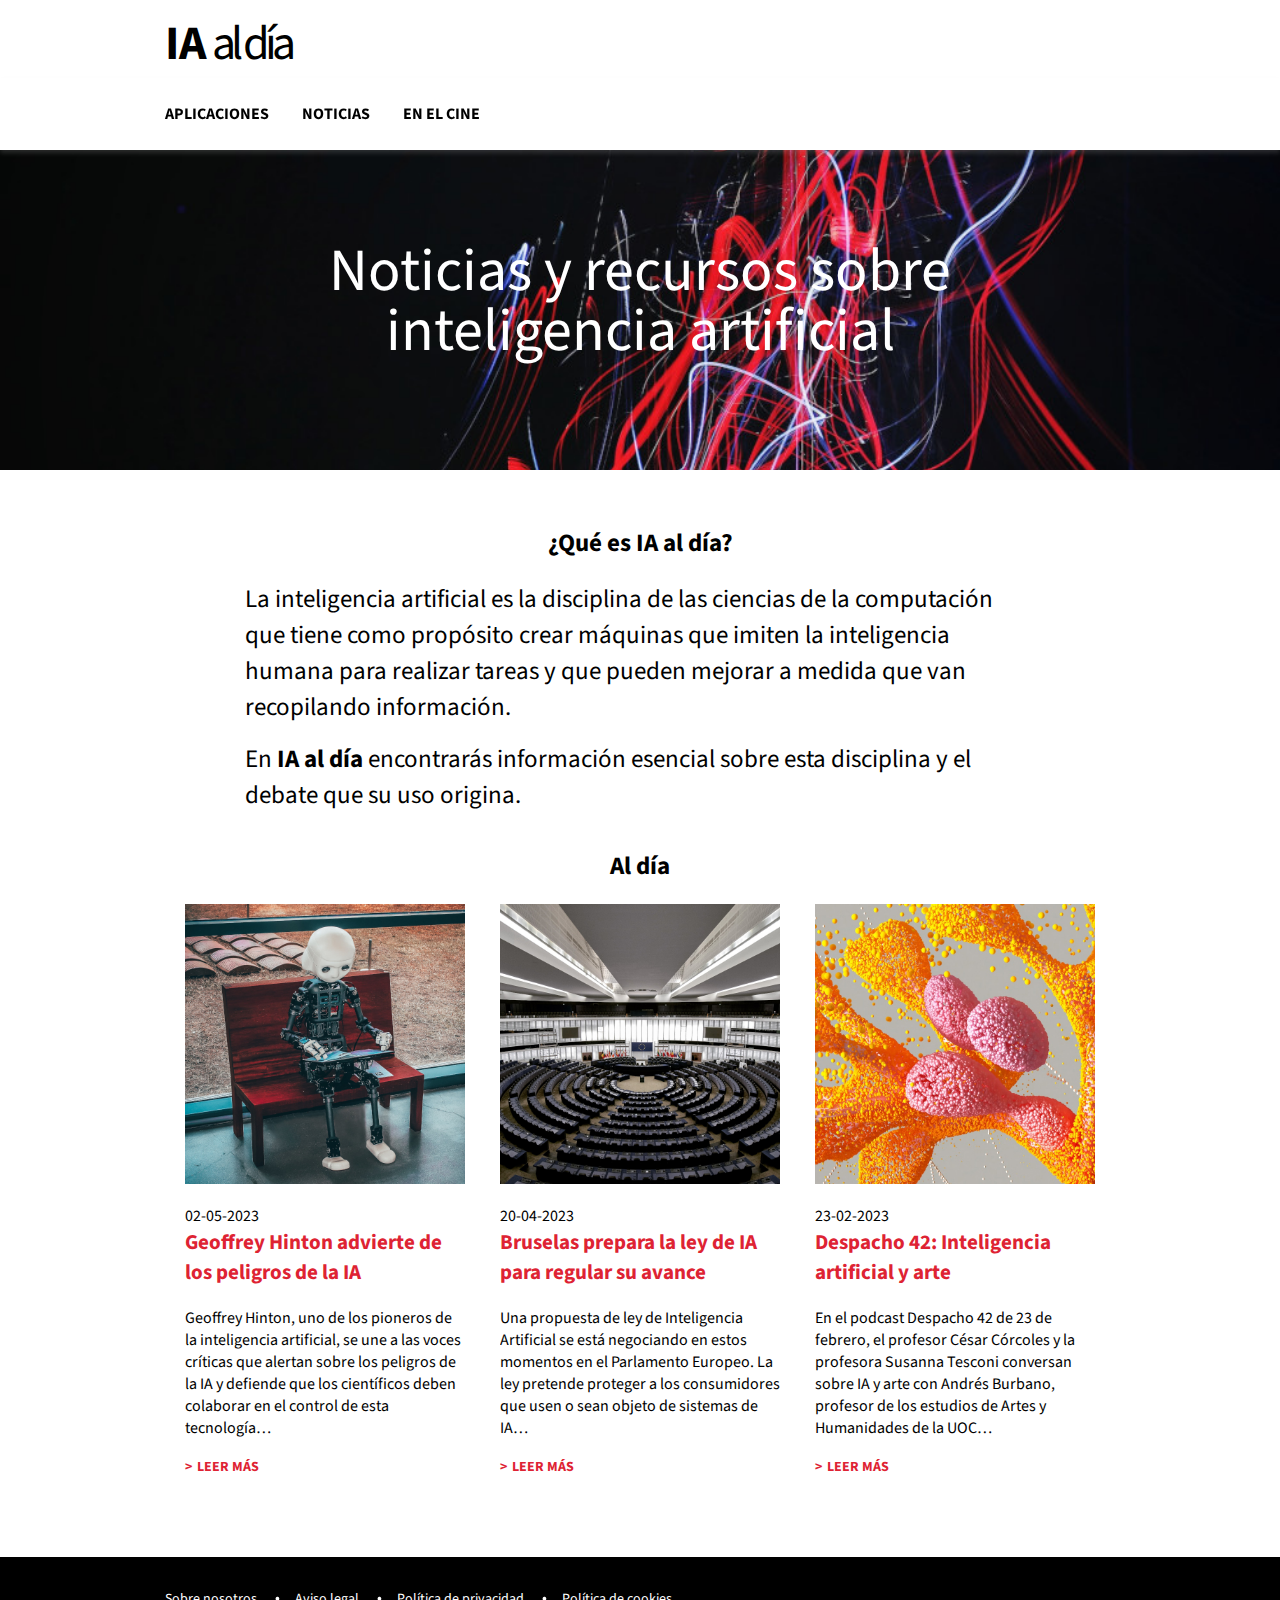
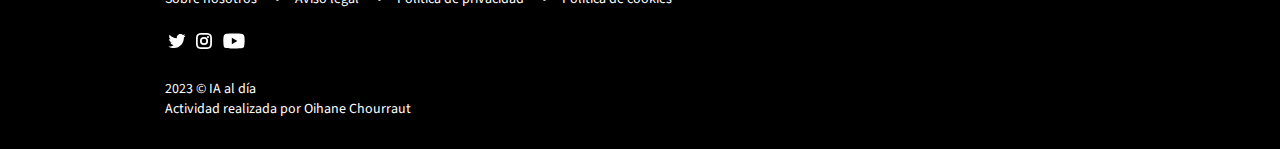
<file: index.html>
<!DOCTYPE html>
<html lang="es">
<head>
    <meta charset="UTF-8">
    <meta http-equiv="X-UA-Compatible" content="IE=edge">
    <meta name="viewport" content="width=device-width, initial-scale=1.0">
    <title>IA al día</title>
    <meta name="description" content="Noticias y recursos sobre inteligencia artificial">
    <link rel="icon" type="image/png" href="img/favicon.ico">
    <link rel="preconnect" href="https://fonts.googleapis.com">
    <link rel="preconnect" href="https://fonts.gstatic.com" crossorigin>
    <link href="https://fonts.googleapis.com/css2?family=Source+Sans+3:ital,wght@0,400;0,700;1,400;1,700&display=swap" rel="stylesheet">
    <link rel="stylesheet" href="css/estilos.css">
</head>

<body>
    <a class="skip-main" href="#main">Ir al contenido principal</a>
    
    <header class="header">
        <div class="container">
            <h1><a href="index.html"><abbr title="Inteligencia Artificial">IA</abbr> al día</a></h1>
        </div>
    </header>

    <nav class="menu">
        <ul class="container">
            <li><a href="aplicaciones.html">Aplicaciones</a></li>
            <li><a href="noticias.html">Noticias</a></li>
            <li><a href="en-el-cine.html">En el cine</a></li>
        </ul>
    </nav>

    <div class="hero">
        <div class="container">
            <p>Noticias y recursos sobre inteligencia artificial</p>
        </div>  
    </div>
    
    <main id="main" class="index"> 
        <div class="container">
            <section class="intro">
                <h2>¿Qué es <abbr title="Inteligencia Artificial">IA</abbr> al día?</h2>
                <p>
                    La inteligencia artificial es la disciplina de las ciencias de la computación que tiene como propósito crear máquinas que imiten la inteligencia humana para realizar tareas y que pueden mejorar a medida que van recopilando información.
                </p>
                <p>
                    En <strong><abbr title="Inteligencia Artificial">IA</abbr> al día </strong>encontrarás información esencial sobre esta disciplina y el debate que su uso origina.
                </p>
            </section>
            
            <section class="al-dia">
                <h2>Al día</h2>
                <div class="grid">
                    <article>  
                        <img src="img/n-geoffrey-hinton.jpg" alt="Un robot humanoide sentado en un banco" class="img-fluid">
                        <time datetime="2023-05-02">02-05-2023</time>
                        <h3><a href="#">Geoffrey Hinton advierte de los peligros de la <abbr title="Inteligencia Artificial">IA</abbr></a></h3>
                        <p class="overflow">Geoffrey Hinton, uno de los pioneros de la inteligencia artificial, se une a las voces críticas que alertan sobre los peligros de la <abbr title="Inteligencia Artificial">IA</abbr> y defiende que los científicos deben colaborar en el control de esta tecnología…</p>
                        <footer><a href="" class="card-footer">Leer más</a></footer>
                    </article>

                    <article>
                        <img src="img/n-ue-ia.jpg" alt="Imagen cenital del parlamento europeo" class="img-fluid">
                        <time datetime="2023-04-20">20-04-2023</time>
                        <h3><a href="#">Bruselas prepara la ley de <abbr title="Inteligencia Artificial">IA</abbr> para regular su avance</a></h3>
                        <p class="overflow">Una propuesta de ley de Inteligencia Artificial se está negociando en estos momentos en el Parlamento Europeo. La ley pretende proteger a los consumidores que usen o sean objeto de sistemas de <abbr title="Inteligencia Artificial">IA</abbr>…</p>
                        <footer><a href="" class="card-footer">Leer más</a></footer>
                    </article>

                    <article>
                        <img src="img/n-despacho42.jpg" alt="Imagen abstracta molecular" class="img-fluid">
                        <time datetime="2023-02-23">23-02-2023</time>
                        <h3><a href="despacho-42.html">Despacho 42: Inteligencia artificial y arte</a> </h3>
                        <p class="overflow">En el podcast Despacho 42 de 23 de febrero, el profesor César Córcoles y la profesora Susanna Tesconi conversan sobre <abbr title="Inteligencia Artificial">IA</abbr> y arte con Andrés Burbano, profesor de los estudios de Artes y Humanidades de la UOC…</p>
                        <footer><a href="despacho-42.html" class="card-footer">Leer más</a></footer>
                    </article>
                </div>
            </section>
        </div>
    </main>

    <footer class="footer">
        <div class="container">
            <ul class="contact">
                <li><a href="">Sobre nosotros</a></li>
                <li><a href="">Aviso legal</a></li>
                <li><a href="">Política de privacidad</a></li>
                <li><a href="">Política de cookies</a></li>
            </ul>
            <ul class="rrss">
                <li><a><img src="img/twitter.svg" alt="icono de Twitter"></a></li>
                <li><a><img src="img/instagram.svg" alt="icono de Instagram"> </a></li>
                <li><a><img src="img/youtube.svg" alt="icono de Youtube"> </a></li>
            </ul>
            
            <div>
                <p>2023 © <abbr title="Inteligencia Artificial">IA</abbr> al día</p>
                <p>Actividad realizada por Oihane Chourraut</p>
            </div>
        </div>
    </footer>
</body>
</html>
</file>
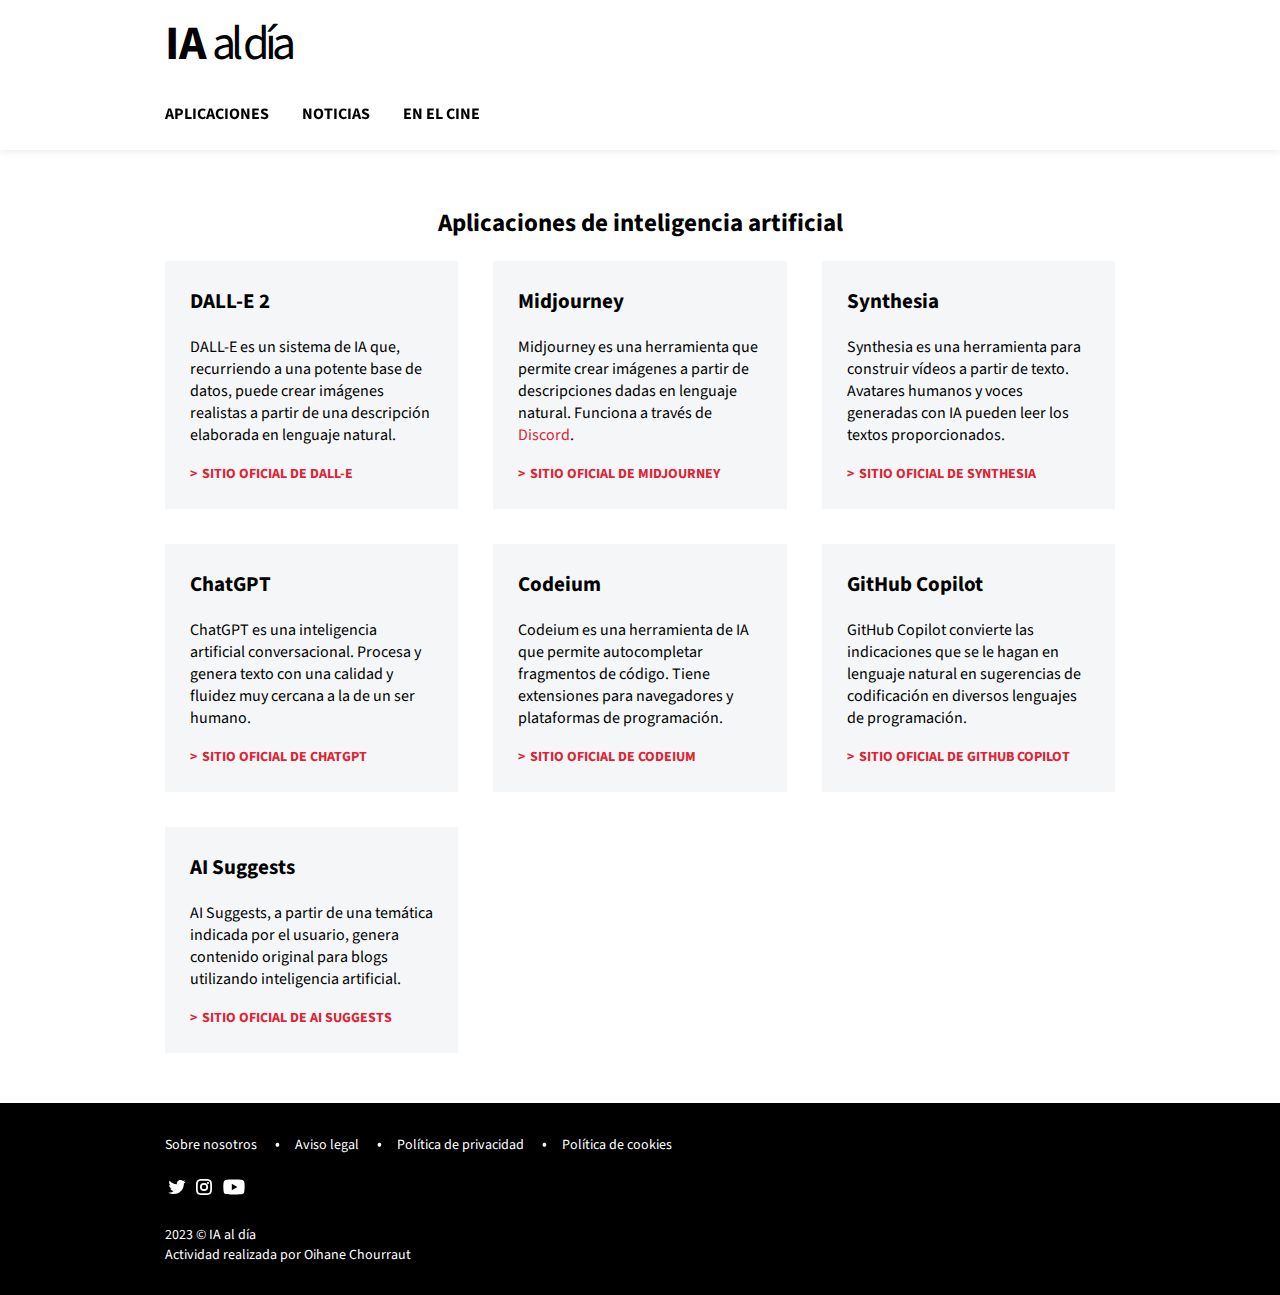
<file: aplicaciones.html>
<!DOCTYPE html>
<html lang="es">
    <head>
        <meta charset="UTF-8">
        <meta http-equiv="X-UA-Compatible" content="IE=edge">
        <meta name="viewport" content="width=device-width, initial-scale=1.0">
        <title>IA al día | Aplicaciones de inteligencia artificial</title>
        <meta name="description" content="Listado con principales aplicaciones de inteligencia artificial y enlaces a sus páginas">
        <link rel="icon" type="image/png" href="img/favicon.ico">
        <link rel="preconnect" href="https://fonts.googleapis.com">
        <link rel="preconnect" href="https://fonts.gstatic.com" crossorigin>
        <link href="https://fonts.googleapis.com/css2?family=Source+Sans+3:ital,wght@0,400;0,700;1,400;1,700&display=swap" rel="stylesheet">
        <link rel="stylesheet" href="css/estilos.css">
    </head>
<body>
    <a class="skip-main" href="#main">Ir al contenido principal</a>
    
    <header class="header">
        <div class="container">
            <h1><a href="index.html"><abbr title="Inteligencia Artificial">IA</abbr> al día</a></h1>
        </div>
    </header>
    <nav class="menu">
        <ul class="container">
            <li><a href="aplicaciones.html" class="current">Aplicaciones</a></li>
            <li><a href="#">Noticias</a></li>
            <li><a href="en-el-cine.html">En el cine</a></li>
        </ul>
    </nav>
    
    <main id="main" class="aplicaciones">
        <div class="container">
            <h2>Aplicaciones de inteligencia artificial</h2>
            <div class="grid">
                <article class="card">
                    <h3>DALL-E 2</h3>
                    <p class="overflow">DALL-E es un sistema de <abbr title="Inteligencia Artificial">IA</abbr> que, recurriendo a una potente base de datos, puede crear imágenes realistas a partir de una descripción elaborada en lenguaje natural.</p>
                    <footer><a class="card-footer" href="https://openai.com/product/dall-e-2" target="_blank">Sitio oficial de DALL-E</a></footer>
                </article>

                <article class="card">
                    <h3>Midjourney</h3>
                    <p class="overflow">Midjourney es una herramienta que permite crear imágenes a partir de descripciones dadas en lenguaje natural. Funciona a través de <a href="https://discord.com" target="_blank">Discord</a>.</p>
                    <footer><a class="card-footer" href="https://www.midjourney.com/home/" target="_blank">Sitio oficial de Midjourney</a> </footer>
                </article>

                <article class="card">
                    <h3>Synthesia</h3>
                    <p class="overflow">Synthesia es una herramienta para construir vídeos a partir de texto. Avatares humanos y voces generadas con <abbr title="Inteligencia Artificial">IA</abbr> pueden leer los textos proporcionados.</p>
                    <footer><a class="card-footer" href="https://www.synthesia.io/" target="_blank">Sitio oficial de Synthesia</a> </footer>
                </article>

                <article class="card">
                    <h3>ChatGPT</h3>
                    <p class="overflow">ChatGPT es una inteligencia artificial conversacional. Procesa y genera texto con una calidad y fluidez muy cercana a la de un ser humano.</p>
                    <footer><a class="card-footer" href="https://chat.openai.com/" target="_blank">Sitio oficial de ChatGPT</a> </footer>
                </article>

                <article class="card">
                    <h3>Codeium</h3>
                    <p class="overflow">Codeium es una herramienta de <abbr title="Inteligencia Artificial">IA</abbr> que permite autocompletar fragmentos de código. Tiene extensiones para navegadores y plataformas de programación.</p>
                    <footer><a class="card-footer" href="https://codeium.com/" target="_blank">Sitio oficial de Codeium</a> </footer>
                </article>

                <article class="card">
                    <h3>GitHub Copilot</h3>
                    <p class="overflow">GitHub Copilot convierte las indicaciones que se le hagan en lenguaje natural en sugerencias de codificación en diversos lenguajes de programación.</p>
                    <footer><a class="card-footer" href="https://github.com/features/copilot" target="_blank">Sitio oficial de GitHub Copilot</a> </footer>
                </article>

                <article class="card">
                    <h3><abbr title="Artificial Intelligence">AI</abbr> Suggests</h3>
                    <p class="overflow"><abbr title="Artificial Intelligence">AI</abbr> Suggests, a partir de una temática indicada por el usuario, genera contenido original para blogs utilizando inteligencia artificial.</p>
                    <footer><a class="card-footer" href="https://ai-suggests.com/" target="_blank">Sitio oficial de <abbr title="Artificial Intelligence">AI</abbr> Suggests</a> </footer>
                </article>
            </div>
        </div>
    </main>

    <footer class="footer">
        <div class="container">
            <!-- Información legal y corporativa -->
            <ul class="contact">
                <li><a href="">Sobre nosotros</a></li>
                <li><a href="">Aviso legal</a></li>
                <li><a href="">Política de privacidad</a></li>
                <li><a href="">Política de cookies</a></li>
            </ul>
            <!-- Redes sociales -->
            <ul class="rrss">
                <li><a><img src="img/twitter.svg" alt="icono de Twitter"></a></li>
                <li><a><img src="img/instagram.svg" alt="icono de Instagram"> </a></li>
                <li><a><img src="img/youtube.svg" alt="icono de Youtube"> </a></li>
            </ul>
            <!-- Autoría -->
            <div>
                <p>2023 © <abbr title="Inteligencia Artificial">IA</abbr> al día</p>
                <p>Actividad realizada por Oihane Chourraut</p>
            </div>
        </div>
    </footer>

</body>
</html>
</file>
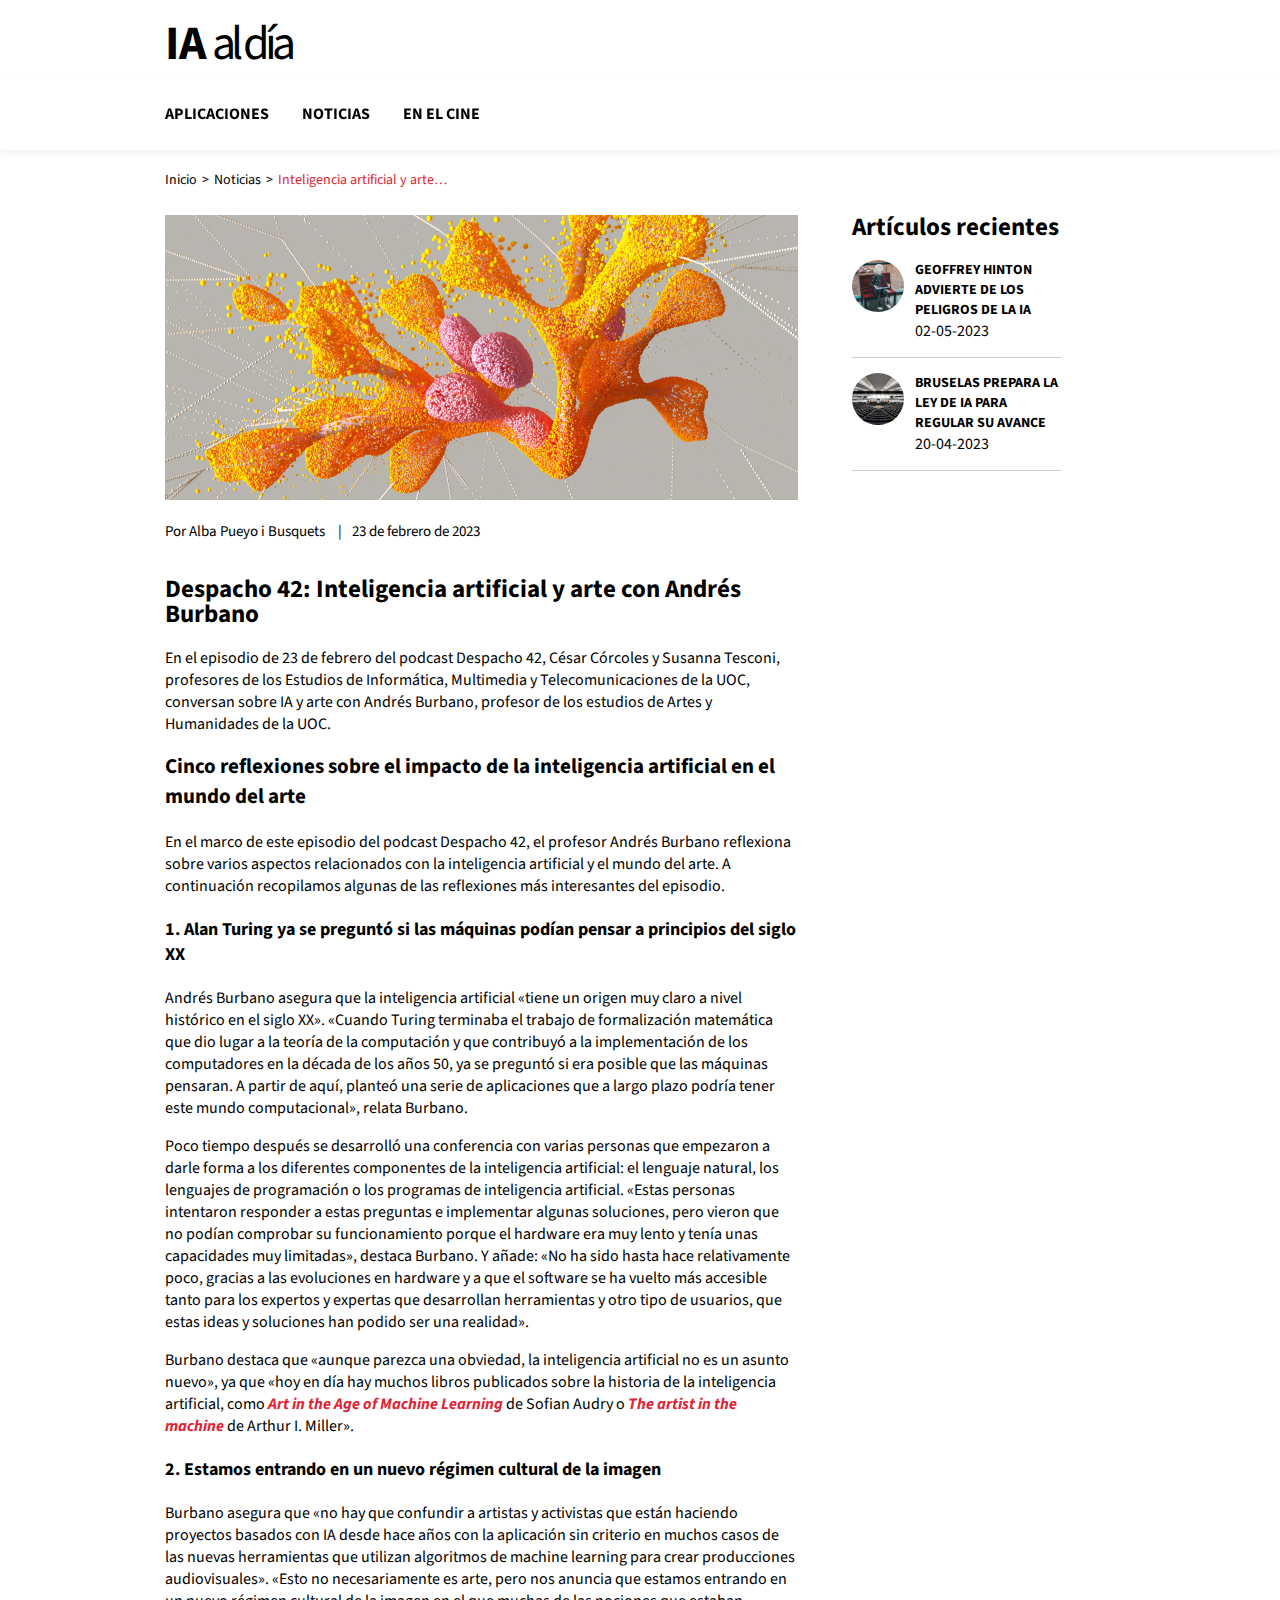
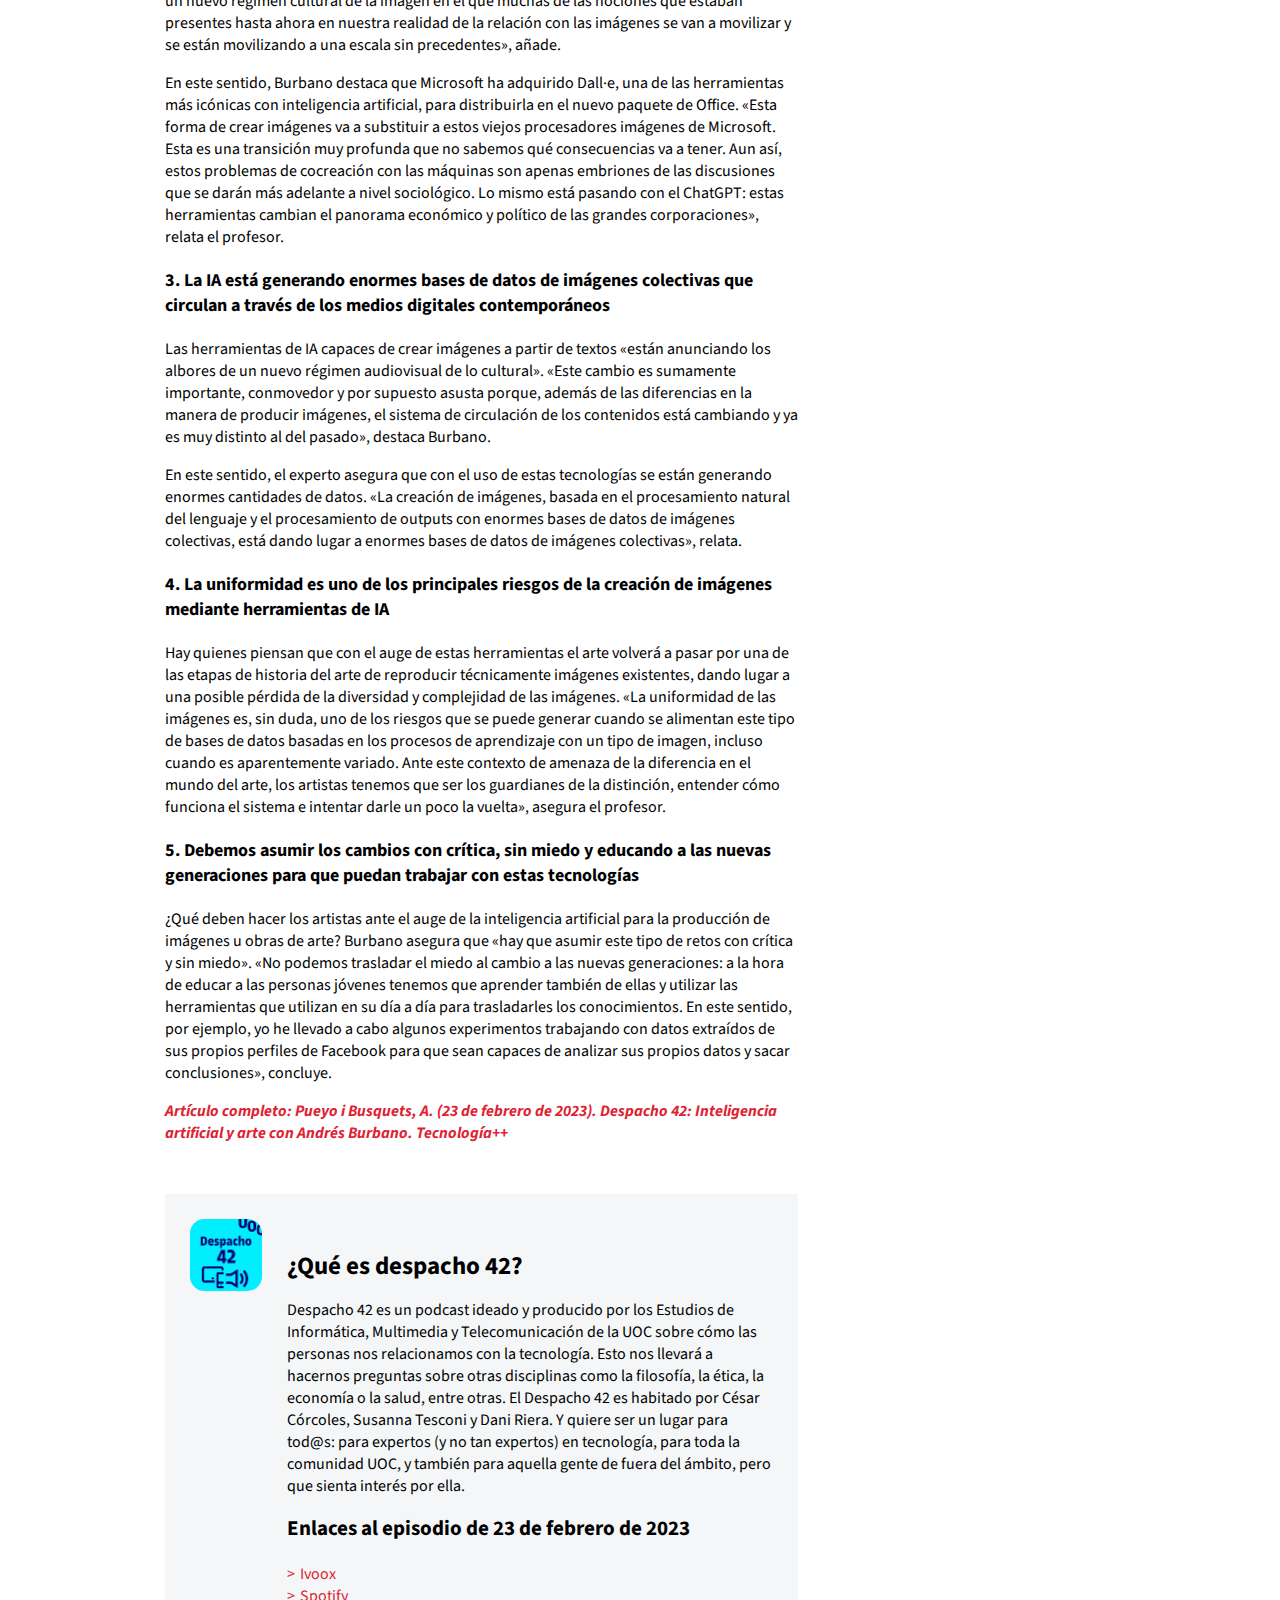
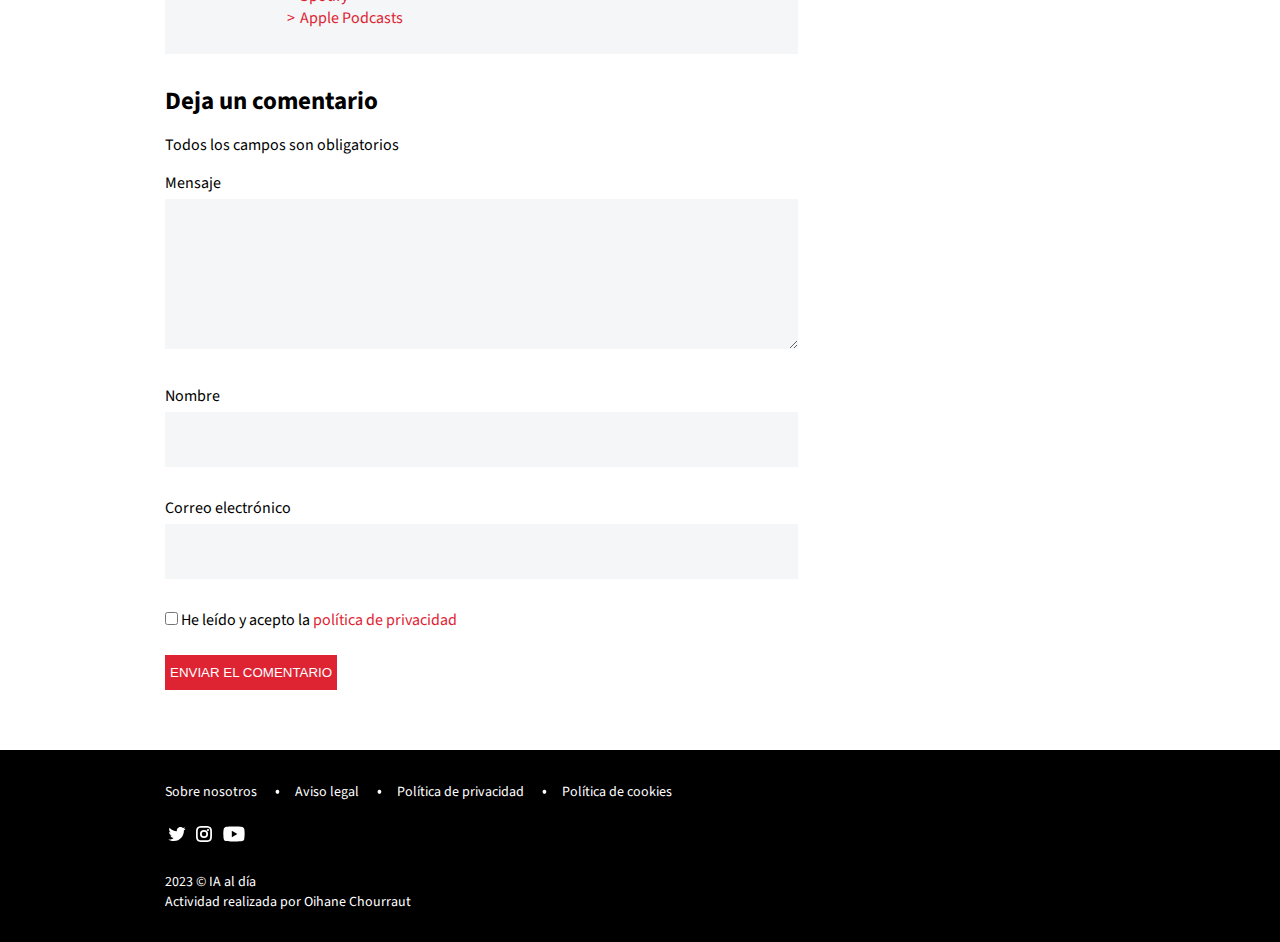
<file: despacho-42.html>
<!DOCTYPE html>
<html lang="es">
    <head>
        <meta charset="UTF-8">
        <meta http-equiv="X-UA-Compatible" content="IE=edge">
        <meta name="viewport" content="width=device-width, initial-scale=1.0">
        <title>IA al día | Despacho 42 podcast</title>
        <meta name="description" content="Despacho 42. Capítulo del podcast donde se habla de inteligencia artificial y arte">
        <link rel="icon" type="image/png" href="img/favicon.ico">
        <link rel="preconnect" href="https://fonts.googleapis.com">
        <link rel="preconnect" href="https://fonts.gstatic.com" crossorigin>
        <link href="https://fonts.googleapis.com/css2?family=Source+Sans+3:ital,wght@0,400;0,700;1,400;1,700&display=swap" rel="stylesheet">
        <link rel="stylesheet" href="css/estilos.css">
    </head>
<body>
    <a class="skip-main" href="#main">Ir al contenido principal</a>
    <header class="header">
        <div class="container">
            <h1><a href="index.html"><abbr title="Inteligencia Artificial">IA</abbr> al día</a></h1>
        </div>
    </header>

    <nav class="menu">
        <ul class="container">
            <li><a href="aplicaciones.html">Aplicaciones</a></li>
            <li><a href="#" class="current">Noticias</a></li>
            <li><a href="en-el-cine.html">En el cine</a></li>
        </ul>
    </nav>

    <nav aria-label="Breadcrumb" class="breadcrumb">
        <ul class="container">
            <li><a href="index.html">Inicio</a></li>
            <li><a href="#">Noticias</a></li>
            <li><span aria-current="page" class="current">Inteligencia artificial y arte con Andrés Burbano</span></li>
        </ul>
    </nav>

    <main id="main" class="despacho">
        <div class="container">
            <article class="noticia">
                <figure>
                    <img src="img/n-despacho42-post.jpg" alt="Imagen abstracta molecular" class="img-fluid">
                    <figcaption>Por Alba Pueyo i Busquets <time datetime="2023-02-23">23 de febrero de 2023</time> </figcaption>
                </figure>

                <h2>Despacho 42: Inteligencia artificial y arte con Andrés Burbano</h2>

                <p>En el episodio de <time datetime="2023-02-23">23 de febrero </time> del podcast Despacho 42, César Córcoles y Susanna Tesconi, profesores de los Estudios de Informática, Multimedia y Telecomunicaciones de la UOC, conversan sobre <abbr title="Inteligencia Artificial">IA</abbr> y arte con Andrés Burbano, profesor de los estudios de Artes y Humanidades de la UOC.</p>

                <h3>Cinco reflexiones sobre el impacto de la inteligencia artificial en el mundo del arte</h3>

                <p>En el marco de este episodio del podcast Despacho 42, el profesor Andrés Burbano reflexiona sobre varios aspectos relacionados con la inteligencia artificial y el mundo del arte. A continuación recopilamos algunas de las reflexiones más interesantes del episodio.</p>

                <h4>1. Alan Turing ya se preguntó si las máquinas podían pensar a principios del siglo XX</h4>

                <p>Andrés Burbano asegura que la inteligencia artificial <q>tiene un origen muy claro a nivel histórico en el siglo XX</q>. <q>Cuando Turing terminaba el trabajo de formalización matemática que dio lugar a la teoría de la computación y que contribuyó a la implementación de los computadores en la década de los años 50, ya se preguntó si era posible que las máquinas pensaran. A partir de aquí, planteó una serie de aplicaciones que a largo plazo podría tener este mundo computacional</q>, relata Burbano.</p>

                <p>Poco tiempo después se desarrolló una conferencia con varias personas que empezaron a darle forma a los diferentes componentes de la inteligencia artificial: el lenguaje natural, los lenguajes de programación o los programas de inteligencia artificial. <q>Estas personas intentaron responder a estas preguntas e implementar algunas soluciones, pero vieron que no podían comprobar su funcionamiento porque el hardware era muy lento y tenía unas capacidades muy limitadas</q>, destaca Burbano. Y añade: <q>No ha sido hasta hace relativamente poco, gracias a las evoluciones en hardware y a que el software se ha vuelto más accesible tanto para los expertos y expertas que desarrollan herramientas y otro tipo de usuarios, que estas ideas y soluciones han podido ser una realidad</q>.</p>

                <p>Burbano destaca que <q>aunque parezca una obviedad, la inteligencia artificial no es un asunto nuevo</q>, ya que <q>hoy en día hay muchos libros publicados sobre la historia de la inteligencia artificial, como <cite> <a href="https://mitpress.mit.edu/9780262046183/art-in-the-age-of-machine-learning/" target="_blank">Art in the Age of Machine Learning</a></cite>  de Sofian Audry o <cite><a href="https://www.artistinthemachine.net/" target="_blank"> The artist in the machine</a></cite> de Arthur I. Miller</q>.</p>

                <h4>2. Estamos entrando en un nuevo régimen cultural de la imagen</h4>

                <p>Burbano asegura que <q>no hay que confundir a artistas y activistas que están haciendo proyectos basados con <abbr title="Inteligencia Artificial">IA</abbr> desde hace años con la aplicación sin criterio en muchos casos de las nuevas herramientas que utilizan algoritmos de machine learning para crear producciones audiovisuales</q>. <q>Esto no necesariamente es arte, pero nos anuncia que estamos entrando en un nuevo régimen cultural de la imagen en el que muchas de las nociones que estaban presentes hasta ahora en nuestra realidad de la relación con las imágenes se van a movilizar y se están movilizando a una escala sin precedentes</q>, añade.</p>

                <p>En este sentido, Burbano destaca que Microsoft ha adquirido Dall·e, una de las herramientas más icónicas con inteligencia artificial, para distribuirla en el nuevo paquete de Office. <q>Esta forma de crear imágenes va a substituir a estos viejos procesadores imágenes de Microsoft. Esta es una transición muy profunda que no sabemos qué consecuencias va a tener. Aun así, estos problemas de cocreación con las máquinas son apenas embriones de las discusiones que se darán más adelante a nivel sociológico. Lo mismo está pasando con el ChatGPT: estas herramientas cambian el panorama económico y político de las grandes corporaciones</q>, relata el profesor.</p>

                <h4>3. La <abbr title="Inteligencia Artificial">IA</abbr> está generando enormes bases de datos de imágenes colectivas que circulan a través de los medios digitales contemporáneos</h4>

                <p>Las herramientas de <abbr title="Inteligencia Artificial">IA</abbr> capaces de crear imágenes a partir de textos <q>están anunciando los albores de un nuevo régimen audiovisual de lo cultural</q>. <q>Este cambio es sumamente importante, conmovedor y por supuesto asusta porque, además de las diferencias en la manera de producir imágenes, el sistema de circulación de los contenidos está cambiando y ya es muy distinto al del pasado</q>, destaca Burbano.</p>

                <p>En este sentido, el experto asegura que con el uso de estas tecnologías se están generando enormes cantidades de datos. <q>La creación de imágenes, basada en el procesamiento natural del lenguaje y el procesamiento de outputs con enormes bases de datos de imágenes colectivas, está dando lugar a enormes bases de datos de imágenes colectivas</q>, relata.</p>

                <h4>4. La uniformidad es uno de los principales riesgos de la creación de imágenes mediante herramientas de <abbr title="Inteligencia Artificial">IA</abbr></h4>

                <p>Hay quienes piensan que con el auge de estas herramientas el arte volverá a pasar por una de las etapas de historia del arte de reproducir técnicamente imágenes existentes, dando lugar a una posible pérdida de la diversidad y complejidad de las imágenes. <q>La uniformidad de las imágenes es, sin duda, uno de los riesgos que se puede generar cuando se alimentan este tipo de bases de datos basadas en los procesos de aprendizaje con un tipo de imagen, incluso cuando es aparentemente variado. Ante este contexto de amenaza de la diferencia en el mundo del arte, los artistas tenemos que ser los guardianes de la distinción, entender cómo funciona el sistema e intentar darle un poco la vuelta</q>, asegura el profesor.</p>

                <h4>5. Debemos asumir los cambios con crítica, sin miedo y educando a las nuevas generaciones para que puedan trabajar con estas tecnologías</h4>

                <p>¿Qué deben hacer los artistas ante el auge de la inteligencia artificial para la producción de imágenes u obras de arte? Burbano asegura que <q>hay que asumir este tipo de retos con crítica y sin miedo</q>. <q>No podemos trasladar el miedo al cambio a las nuevas generaciones: a la hora de educar a las personas jóvenes tenemos que aprender también de ellas y utilizar las herramientas que utilizan en su día a día para trasladarles los conocimientos. En este sentido, por ejemplo, yo he llevado a cabo algunos experimentos trabajando con datos extraídos de sus propios perfiles de Facebook para que sean capaces de analizar sus propios datos y sacar conclusiones</q>, concluye.</p>

                <cite><a href="https://blogs.uoc.edu/informatica/despacho-42-inteligencia-artificial-y-arte/" target="_blank">Artículo completo: Pueyo i Busquets, A. (<time datetime="2023-02-23">23 de febrero de 2023</time>). Despacho 42: Inteligencia artificial y arte con Andrés Burbano. Tecnología++</a> </cite>
        
                <section class="info-noticia card">
                    <img src="img/isologo-despacho42.jpg" alt="isologo de Despacho 42" aria-hidden="true">
                    <div>
                        <h2>¿Qué es despacho 42?</h2>
                        <p>Despacho 42 es un podcast ideado y producido por los Estudios de Informática, Multimedia y Telecomunicación de la UOC sobre cómo las personas nos relacionamos con la tecnología. Esto nos llevará a hacernos preguntas sobre otras disciplinas como la filosofía, la ética, la economía o la salud, entre otras. El Despacho 42 es habitado por César Córcoles, Susanna Tesconi y Dani Riera. Y quiere ser un lugar para tod@s: para expertos (y no tan expertos) en tecnología, para toda la comunidad UOC, y también para aquella gente de fuera del ámbito, pero que sienta interés por ella.</p>
                        <h3>Enlaces al episodio de <time datetime="2023-02-23">23 de febrero de 2023</time></h3>
                        <ul>
                            <li><a href="https://go.ivoox.com/rf/103575056?utm_source=embed_audio_new&utm_medium=share&utm_campaign=new_embeds" target="_blank">Ivoox</a></li>
                            <li><a href="https://open.spotify.com/episode/5a7qHBmOFktjCaqlAKgEz1?si=aa986f248ee14acb" target="_blank">Spotify</a> </li>
                            <li><a href="https://podcasts.apple.com/us/podcast/despacho-42-tecnolog%C3%ADa-y-arte-con-andr%C3%A9s-burbano/id1499615619?i=1000601274966" target="_blank">Apple Podcasts</a> </li>
                        </ul>
                    </div>
                </section>

                <section class="comentarios">
                    <h2>Deja un comentario</h2>
                    <form name="comentarios" action="#" method="post">
                        <p class="required">Todos los campos son obligatorios</p>
                        <ul>
                            <li>
                                <label for="mensaje">Mensaje</label>
                                <textarea 
                                    name="mensaje" 
                                    id="mensaje" 
                                    required></textarea>
                            </li>
                            <li>
                                <label for="nombre">Nombre</label>
                                <input 
                                    type="text" 
                                    id="nombre" 
                                    name="nombre"  
                                    value="" 
                                    minlength="2"
                                    required>
                            </li>
                            <li>
                                <label for="email">Correo electrónico</label>
                                <input 
                                    type="email" 
                                    id="email" 
                                    name="email" 
                                    value="" 
                                    pattern="^[\w-\.]+@([\w-]+\.)+[\w]{2,4}$" 
                                    required>
                            </li>
                            <li>
                                <input 
                                    type="checkbox" 
                                    name="privacidad" 
                                    id="privacidad" 
                                    value="Aceptación de la política de privacidad y aviso legal" required>
                                <label for="privacidad">He leído y acepto la <a href="">política de privacidad</a> 
                                </label>
                            </li>
                        </ul>
                        <button type="submit">Enviar el comentario</button>
                    </form>
                </section>
            </article>

            <section class="articulos-recientes">
                <h2>Artículos recientes</h2>
                <article>
                    <img src="img/n-geoffrey-hinton-thumbnail.jpg" alt="Un robot humanoide sentado en un banco" class="circle-thumb">
                    <div class="info">
                        <h3><a href="">Geoffrey Hinton advierte de los peligros de la <abbr title="Inteligencia Artificial">IA</abbr></a></h3>
                        <time datetime="2023-05-02">02-05-2023</time>
                    </div>
                </article>

                <article>
                    <img src="img/n-ue-ia-thumbnail.jpg" alt="Imagen cenital del parlamento europeo" class="circle-thumb">
                    <div class="info">
                        <h3><a href="">Bruselas prepara la ley de <abbr title="Inteligencia Artificial">IA</abbr> para regular su avance</a></h3>
                        <time datetime="2023-04-20">20-04-2023</time>
                    </div>
                </article>
            </section>
        </div>
    </main>

    <footer class="footer">
        <div class="container">
            <ul class="contact">
                <li><a href="">Sobre nosotros</a></li>
                <li><a href="">Aviso legal</a></li>
                <li><a href="">Política de privacidad</a></li>
                <li><a href="">Política de cookies</a></li>
            </ul>
            <ul class="rrss">
                <li><a><img src="img/twitter.svg" alt="icono de Twitter"></a></li>
                <li><a><img src="img/instagram.svg" alt="icono de Instagram"> </a></li>
                <li><a><img src="img/youtube.svg" alt="icono de Youtube"> </a></li>
            </ul>
            
            <div>
                <p>2023 © <abbr title="Inteligencia Artificial">IA</abbr> al día</p>
                <p>Actividad realizada por Oihane Chourraut</p>
            </div>
        </div>
    </footer>
    
</body>
</html>
</file>
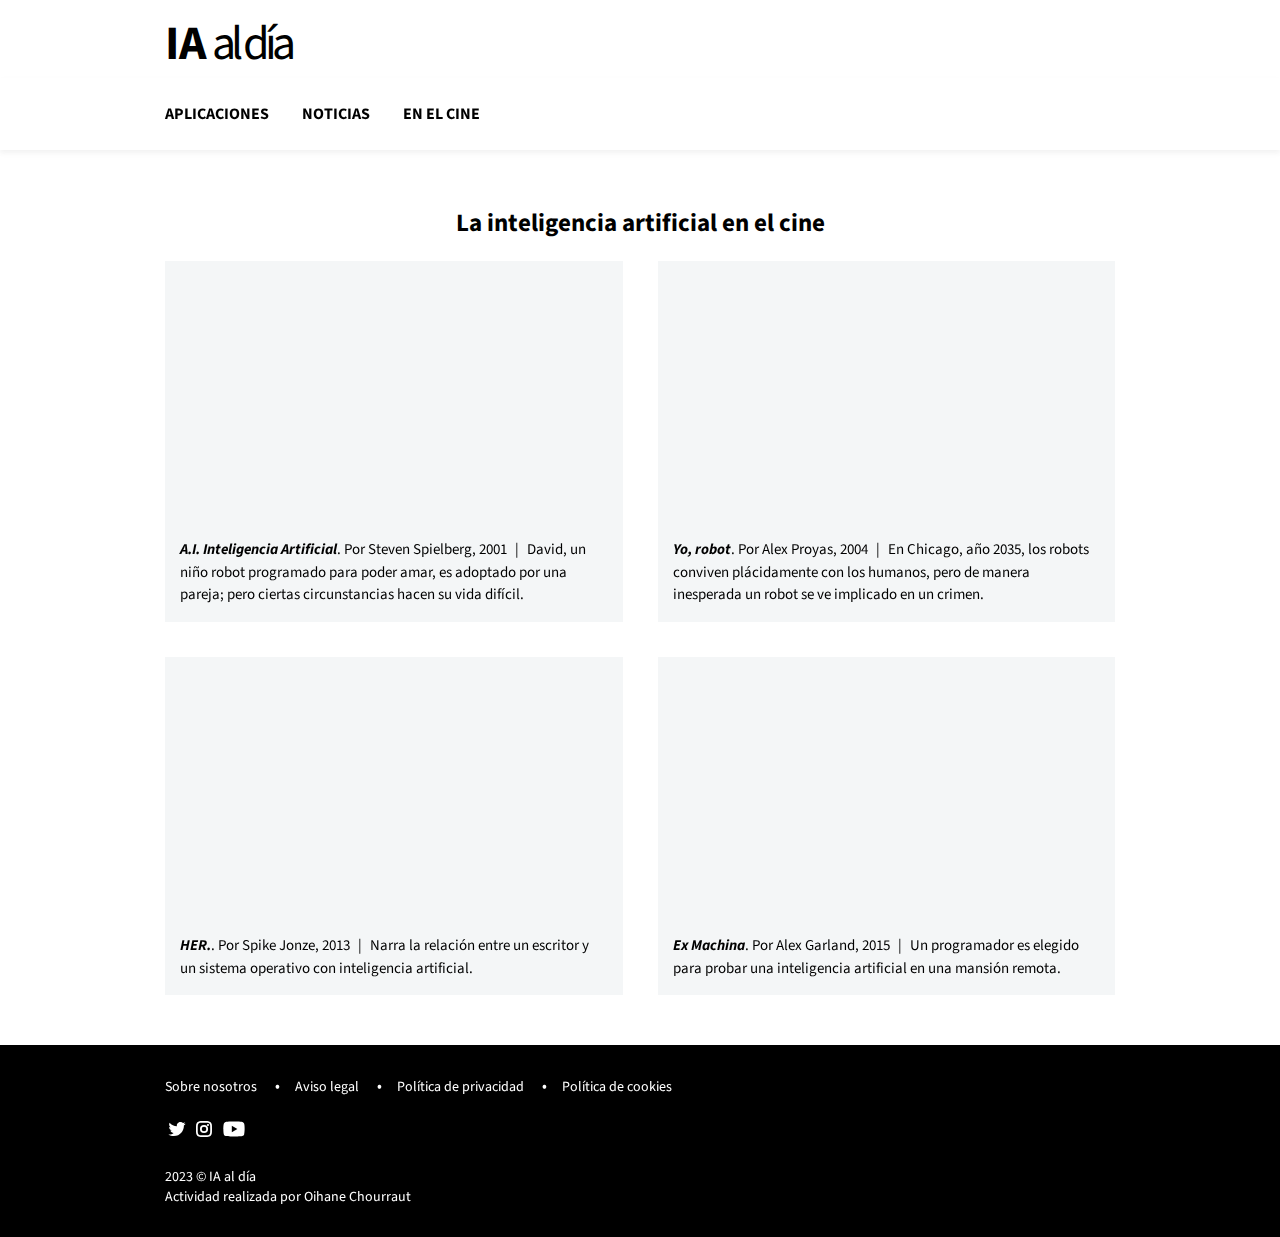
<file: en-el-cine.html>
<!DOCTYPE html>
<html lang="es">
    <head>
        <meta charset="UTF-8">
        <meta http-equiv="X-UA-Compatible" content="IE=edge">
        <meta name="viewport" content="width=device-width, initial-scale=1.0">
        <title>IA al día | La inteligencia artificial en el cine</title>
        <meta name="description" content="Listado de trailers de películas con presencia de inteligencia artificial">
        <link rel="icon" type="image/png" href="img/favicon.ico">
        <link rel="preconnect" href="https://fonts.googleapis.com">
        <link rel="preconnect" href="https://fonts.gstatic.com" crossorigin>
        <link href="https://fonts.googleapis.com/css2?family=Source+Sans+3:ital,wght@0,400;0,700;1,400;1,700&display=swap" rel="stylesheet">
        <link rel="stylesheet" href="css/estilos.css">
    </head>
<body>
    <a class="skip-main" href="#main">Ir al contenido principal</a>

    <header class="header">
        <div class="container">
            <h1><a href="index.html"><abbr title="Inteligencia Artificial">IA</abbr> al día</a></h1>
        </div>
    </header>

    <nav class="menu">
        <ul class="container">
            <li><a href="aplicaciones.html">Aplicaciones</a></li>
            <li><a href="noticias.html">Noticias</a></li>
            <li><a href="#" class="current">En el cine</a></li>
        </ul>
    </nav>

    <main id="main" class="cine">
        <div class="container">
            <h2>La inteligencia artificial en el cine</h2>
            <div class="grid">
                <figure class="card">
                    <iframe class="video-fluid" src="https://www.youtube.com/embed/_19pRsZRiz4" title="YouTube video player" allow="accelerometer; autoplay; clipboard-write; encrypted-media; gyroscope; picture-in-picture; web-share" allowfullscreen></iframe>
                    <figcaption>
                        <span class="info-peli">
                            <cite>A.I. Inteligencia Artificial</cite>. Por Steven Spielberg, 2001
                        </span>
                        David, un niño robot programado para poder amar, es adoptado por una pareja; pero ciertas circunstancias hacen su vida difícil.
                    </figcaption>
                </figure>
                <figure class="card">
                    <iframe class="video-fluid" src="https://www.youtube.com/embed/xR3TT0nSORc" title="YouTube video player" allow="accelerometer; autoplay; clipboard-write; encrypted-media; gyroscope; picture-in-picture; web-share" allowfullscreen></iframe>
                    <figcaption>
                        <span class="info-peli">
                            <cite>Yo, robot</cite>. Por Alex Proyas, 2004
                        </span>
                        En Chicago, año 2035, los robots conviven plácidamente con los humanos, pero de manera inesperada un robot se ve implicado en un crimen.
                    </figcaption>
                </figure>
                <figure class="card">
                    <iframe class="video-fluid" src="https://www.youtube.com/embed/UVMcpZ42BkA" title="YouTube video player" allow="accelerometer; autoplay; clipboard-write; encrypted-media; gyroscope; picture-in-picture; web-share" allowfullscreen></iframe>
                    <figcaption>
                        <span class="info-peli">
                            <cite>HER.</cite>. Por Spike Jonze, 2013
                        </span> 
                        Narra la relación entre un escritor y un sistema operativo con inteligencia artificial.
                    </figcaption>
                </figure>
                <figure class="card">
                    <iframe class="video-fluid" src="https://www.youtube.com/embed/sNExF5WYMaA" title="YouTube video player" allow="accelerometer; autoplay; clipboard-write; encrypted-media; gyroscope; picture-in-picture; web-share" allowfullscreen></iframe>
                    <figcaption>
                        <span class="info-peli">
                            <cite>Ex Machina</cite>. Por Alex Garland, 2015
                        </span>
                        Un programador es elegido para probar una inteligencia artificial en una mansión remota.
                    </figcaption>
                </figure>
            </div>
        </div>
    </main>

    <footer class="footer">
        <div class="container">
            <ul class="contact">
                <li><a href="">Sobre nosotros</a></li>
                <li><a href="">Aviso legal</a></li>
                <li><a href="">Política de privacidad</a></li>
                <li><a href="">Política de cookies</a></li>
            </ul>
            <ul class="rrss">
                <li><a><img src="img/twitter.svg" alt="icono de Twitter"></a></li>
                <li><a><img src="img/instagram.svg" alt="icono de Instagram"> </a></li>
                <li><a><img src="img/youtube.svg" alt="icono de Youtube"> </a></li>
            </ul>
            
            <div>
                <p>2023 © <abbr title="Inteligencia Artificial">IA</abbr> al día</p>
                <p>Actividad realizada por Oihane Chourraut</p>
            </div>
        </div>
    </footer>
</body>
</html>
</file>
<file: css/estilos.css>
/****************************
ESTILOS DE BASE
*****************************/

:root {
    --primary-color: rgb(0, 0, 0);
    --text-light: rgb(255, 255, 255);
    --contrast-color: rgb(222,35,51);
    --hover-color: rgba(0, 0, 0, 0.5);
    --description-bg-color: rgb(244, 246, 247);
    font-size: 62.5%; /* (62,5/100) * 16px = 10px */
    --font-size--small: 1.4rem;
    --font-size--default: 1.6rem;
}

* {
    margin: 0;
    padding: 0;
    box-sizing: border-box;
}

body {
    font-family: 'Source Sans 3', sans-serif;
    font-size: var(--font-size--default);
    font-weight: 400;
    color: var(--primary-color);
}

p {
    margin-bottom: 1.6rem;
}
a {
    color: var(--contrast-color);
    text-decoration: none;
}
p a:hover {
    color: var(--primary-color);
    text-decoration: underline;
}
h1 a {
    color: var(--primary-color);
}
h1 a:hover {
    color: var(--hover-color);
}
h2, h4 {
    margin: 2rem 0;
}
h1 {
    font-size: 4.8rem;
    font-weight: 400;
    letter-spacing: -5px;
}
h2 {
    font-size: 2.5rem;
    text-align: center;
    margin-top: 3.5rem;
}
h3 {
    font-size: 2.1rem;
    margin-bottom: 2rem;
}
h4 {
    font-size: 1.8rem;
}
abbr {
    letter-spacing: normal;
    text-decoration: none;
}
h1 abbr {
    font-weight: 700;
}
ul {
    list-style: none;
}
section {
    margin-bottom: 3rem;
}
cite {
    font-weight: 700;
}
figcaption {
    font-size: 1.5rem;
}
q {
    quotes: "«" "»";
}


/*********************************
ESTILOS COMUNES
En este apartado se encuentran 
los estilos y elementos comunes 
a todo el sitio web
*********************************/

/* 
Contenedores del sitio 
*/

header.header {
    width: 100%;
    text-align: center;
    padding-top: 1rem;
}
footer.footer {
    width: 100%;
    padding: 3rem 0;
    margin-top: 3rem;
    background-color: var(--primary-color);
    color: var(--text-light);
    text-align: center;
}
main {
    padding: 2rem;
}
.container {
    margin-right: auto;
    margin-left: auto;
    width: 100%;
    max-width: 950px;
}


/* 
Videos e imágenes responsive del sitio web 
*/

.img-fluid {
    width: 100%;
    height: auto;
    margin-bottom: 1.5rem;
}
.video-fluid {
    aspect-ratio: 16 / 9;
    width: 100%;
    border: 0;
}


/* 
Navegación del sitio 
*/

nav.menu {
    padding: 2rem 0;
    text-align: center;
    text-transform: uppercase;
    box-shadow: 0px 3px 5px 0px rgba(192, 192, 192, 0.2);
    background-color: var(--text-light);   
}
nav.menu ul li {
    font-weight: 700;
    line-height: 2;
}
nav.menu ul li a {
    color: var(--primary-color);
}
nav.menu ul li a:hover {
    color: var(--hover-color);
}
.current {
    color: var(--contrast-color);
}

/* El menú será sticky únicamente en dispositivos medianos y grandes */
@media (min-width: 768px) {
    .menu {
        position: sticky;
        top: 0;
    }
}

/* Alineación a la izquierda de elementos principales en dispositivos grandes */
@media (min-width: 1200px) {
    header.header,
    footer.footer,
    nav.menu {
        text-align: left;
    }
    nav.menu ul li {
        display: inline-block;
        margin-right: 3rem;
    }
}


/* 
Contenidos del footer
*/

footer.footer p,
footer.footer a {
    font-size: var(--font-size--small);
    margin: 0;
    color: inherit;
}
footer.footer a:hover {
    color: var(--contrast-color);
}
footer ul {
    margin-bottom: 2rem; 
}
footer ul a:hover {
    opacity: .7;
}
.rrss li {
    display: inline-block;
}

@media (min-width: 1200px) {
    .contact li {
        display: inline-block;
        margin-right: 3rem;
    }
    .contact li:not(:last-child)::after {
        content: "\2022";
        position: relative;
        left: 18px;
    }
}

/* 
ELEMENTOS REUTILIZABLES
*/
/* Para lectores de pantalla: saltar al contenido principal */
.skip-main {
    position:absolute;
    height:1px;    
    width:1px;    
    overflow:hidden;    
    clip:rect(1px, 1px, 1px, 1px);
}

.card {
    background-color: var(--description-bg-color);
    padding: 2.5rem;
}
.card-footer {
    font-size: var(--font-size--small);
    text-transform: uppercase;
    font-weight: 700;
}
.card-footer:hover {
    color: var(--primary-color);
}
.card-footer::before {
    content: ">";
    margin-right: 5px;
}

.circle-thumb {
    border-radius: 50%;
}

@media (min-width: 768px) {
    .overflow {
        display: -webkit-box;
        -webkit-line-clamp: 6;
        -webkit-box-orient: vertical;
        overflow: hidden;
        text-overflow: ellipsis;
    }
}


/****************************
PRIMER NIVEL - INDEX.HTML
*****************************/
.hero {
    background: no-repeat center/cover url("../img/bg-hero-home-m.jpg");
    height: 32rem;
    color: var(--text-light);
    display: flex;
    align-items: center;
    justify-content: center;
}
.hero p {
    font-size: clamp( 3rem, 7vw, 6rem);
    text-align: center;
} 
.intro p {
    font-size: clamp( 1.8rem, 2.5vw, 2.5rem);
}

@media (min-width: 1200px) {
    .hero p {
        line-height: 1;
        padding: 0 12.5%;
    }
    .intro {
        padding: 0 8rem;
    }
} 

.al-dia {
    padding: 0 2rem;
}
.grid {
    display: grid;
    gap: 3.5rem;
}
@media (min-width: 768px) { 
    .al-dia .grid{
        grid-template-columns: repeat(3, 1fr);
    }
}
.index a:hover {
    color: var(--primary-color);
    opacity: 1;
}


/****************************
SEGUNDO NIVEL – 
APLICACIONES.HTML 
EN-EL-CINE.HTML
*****************************/

/* Aplicaciones */

@media (min-width: 768px) {
    .aplicaciones .grid {
        grid-template-columns: repeat(2, 1fr);
    }
}
@media (min-width: 1200px) {
    .aplicaciones .grid {
        grid-template-columns: repeat(3, 1fr);
        padding: 0;
    }
}

/* En el cine */
.cine .card {
    padding: 0;
}
.grid figcaption {
    padding: 1.5rem;
    line-height: 1.5;
}
.info-peli::after {
    content: "|";
    margin: 0 5px;
}

@media (min-width: 1200px) {
    .grid figure {
        margin: 0;
    }
    .cine .grid {
        grid-template-columns: repeat(2, 1fr);
    }
}


/****************************
TERCER NIVEL –
DESPACHO-42.HTML
*****************************/

/* Breadcrumb */
nav.breadcrumb {
    padding: 2rem;
}
nav.breadcrumb a:hover {
    color: var(--hover-color);
}
.breadcrumb ul {
    display: flex;
    flex-wrap: nowrap;
    height: 2.5rem;
}
.breadcrumb ul li {
    font-size: 14px;
    font-weight: 400;
    margin: 0;
}
.breadcrumb ul li a:not(last-child) {
    color: var(--primary-color);
}
.breadcrumb li:not(:last-child)::after {
    display: inline-block;
    margin: 0 .5rem;
    content: ">";
}
.breadcrumb ul li:last-child {
    width: 24.5ch;
    overflow: hidden;
    white-space: nowrap;
    text-overflow: ellipsis;
    color: var(--contrast-color);
}

/* Main */
main.despacho {
    padding: 0 2rem;
}
@media (min-width: 1200px ) {
    main.despacho .container {
        display: grid;
        grid-template-columns: 2fr 1fr;
    }
}
.despacho a:hover {
    color: var(--primary-color);
}

.noticia figure time::before {
    content: "|";
    margin: 0 1rem;
}
.despacho h2 {
    text-align: left;
    line-height: 1;
    padding: 0;
}

/* Sección info-noticia */
.info-noticia {
    margin-top: 5rem;
    display: flex;
    flex-direction: column;
}

/* Disposición de isologo y texto en pantallas grandes */
@media (min-width: 768px) {
    .info-noticia {
        flex-direction: row;
    }
    .info-noticia img {
        margin-right: 2.5rem;
    }
}
.info-noticia img {
    width: 7.2rem;
    border-radius: 20%;
    align-self: start;
}
.info-noticia ul li a::before {
    content: ">";
    margin-right: 5px;
}

/* Sección comentarios // Formulario */
label {
    display: block;
    padding-bottom: .5rem;
}
input, textarea {
    width: 100%;
    background-color: var(--description-bg-color);
    border: none;
    padding: 2rem;
    margin-bottom: 3rem;
}
textarea {
    height: 15rem;
}
input[type="checkbox"] {
    width: auto;
}
input[type="checkbox"]+label {
    display: inline;
}
button {
    padding: 1rem .5rem;
    background-color: var(--contrast-color);
    color: var(--text-light);
    text-transform: uppercase;
    border: none;
}
button:hover {
    cursor: pointer;
}


/* Sección Artículos recientes */
.articulos-recientes article {
    display: flex;
    flex-wrap: wrap;
}
.articulos-recientes article::after {
    content: " ";
    display: block;
    border-bottom: 1px solid var(--primary-color);
    opacity: .2;
    width: 100%;
    margin: 1.5rem 0;
}
.articulos-recientes .circle-thumb {
    width: 25%;
    margin-right: 5%;
    align-self: flex-start;
}
.info {
    width: 70%;
}
.info h3 {
    margin: 0;
    font-size: var(--font-size--small);
    text-transform: uppercase;
    color: var(--primary-color);
}
.info a {
    color: var(--primary-color);
}
.info a:hover {
    color: var(--hover-color);
}
@media (min-width: 768px) {
    .articulos-recientes {
        max-width: 66%;
        margin: 0 auto;
    }
}
@media (min-width: 1200px) {
    .articulos-recientes h2 {
        margin-top: 0;
    }
}
</file>
